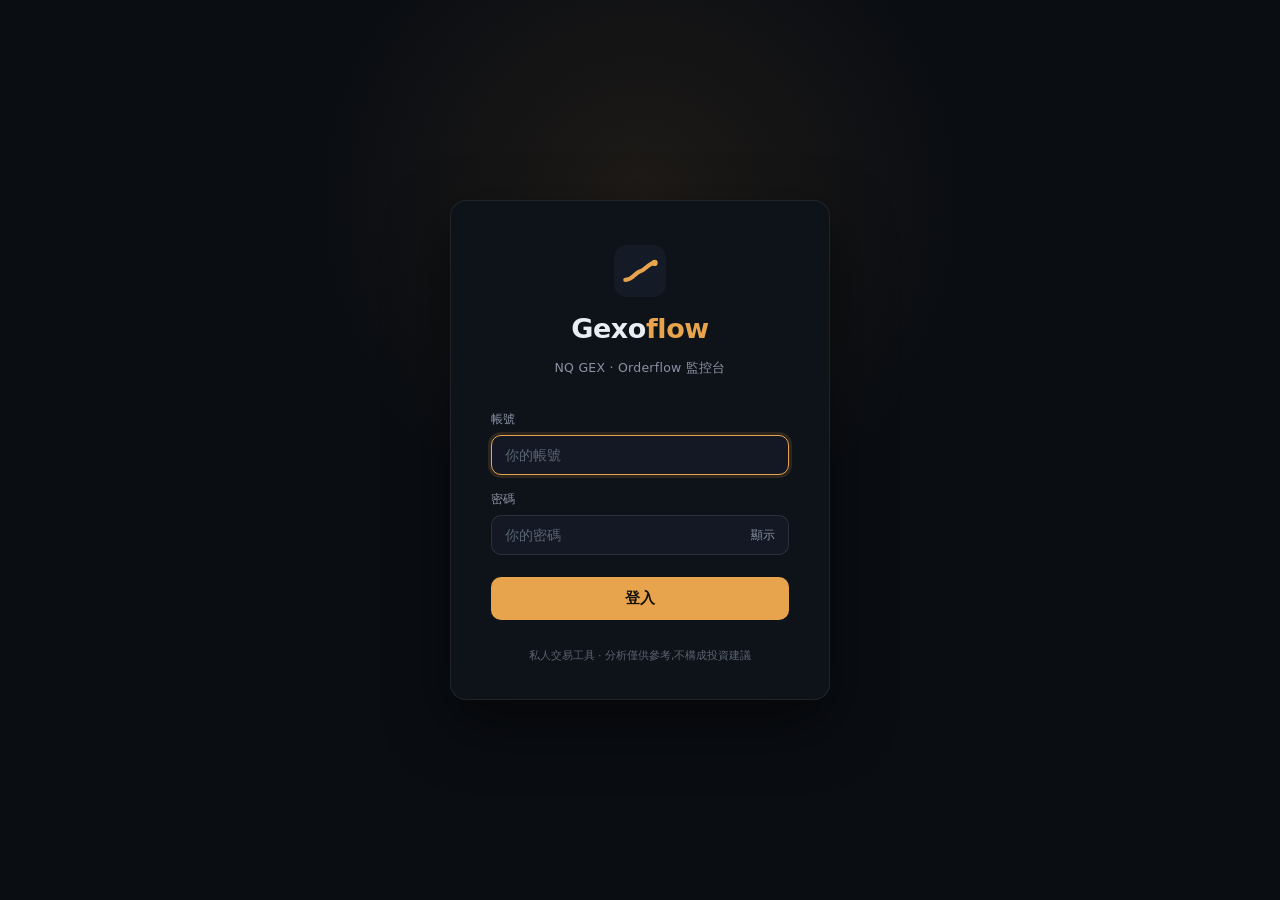
<file: web/login.html>
<!doctype html>
<html lang="zh-Hant">
<head>
<meta charset="utf-8">
<meta name="viewport" content="width=device-width, initial-scale=1">
<title>登入 · Gexoflow</title>
<link rel="icon" href="data:image/svg+xml,%3Csvg xmlns='http://www.w3.org/2000/svg' viewBox='0 0 32 32'%3E%3Crect width='32' height='32' rx='8' fill='%23151b26'/%3E%3Cpath d='M7 21.5 C 11.5 21.5 13.5 16.5 16.5 16 C 19 15.5 21.5 11 25 11' fill='none' stroke='%23e7a44c' stroke-width='2.6' stroke-linecap='round'/%3E%3Ccircle cx='25' cy='11' r='1.9' fill='%23e7a44c'/%3E%3C/svg%3E">
<style>
  :root{color-scheme:dark}
  *{box-sizing:border-box;margin:0;padding:0}
  html,body{height:100%}
  body{
    font-family:-apple-system,BlinkMacSystemFont,"SF Pro Text","PingFang TC","Noto Sans TC","Microsoft JhengHei",system-ui,sans-serif;
    background:#0a0d12;color:#e9edf4;-webkit-font-smoothing:antialiased;
    display:flex;align-items:center;justify-content:center;padding:24px;position:relative;overflow:hidden;
  }
  body::before{ /* 頂端很淡的琥珀光暈,營造深度但不搶戲 */
    content:'';position:absolute;top:-20%;left:50%;transform:translateX(-50%);
    width:760px;height:760px;border-radius:50%;
    background:radial-gradient(circle,rgba(231,164,76,.09),rgba(231,164,76,0) 62%);
    pointer-events:none;
  }
  .card{
    position:relative;width:100%;max-width:380px;
    background:#0e1219;border:1px solid rgba(255,255,255,.075);
    border-radius:16px;padding:44px 40px 36px;
    box-shadow:0 24px 60px rgba(0,0,0,.5);
  }
  .brand{display:flex;flex-direction:column;align-items:center;gap:16px;margin-bottom:34px}
  .mark svg{display:block}
  .word{font-size:27px;font-weight:700;letter-spacing:-.015em}
  .word b{font-weight:700;color:#e7a44c}
  .sub{font-size:12.5px;color:#8a93a4;letter-spacing:.02em}
  .field{margin-bottom:16px}
  .field label{display:block;font-size:12px;color:#8a93a4;margin-bottom:7px}
  .field input{
    width:100%;background:#131824;border:1px solid rgba(255,255,255,.1);border-radius:10px;
    padding:11px 13px;color:#e9edf4;font-size:14px;outline:none;transition:border-color .15s,box-shadow .15s;
  }
  .field input:focus{border-color:#e7a44c;box-shadow:0 0 0 3px rgba(231,164,76,.14)}
  .field input::placeholder{color:#5a6472}
  .pwrap{position:relative}
  .pwrap input{padding-right:56px}
  .eye{position:absolute;top:50%;right:8px;transform:translateY(-50%);background:none;border:0;color:#8a93a4;font-size:12px;cursor:pointer;padding:4px 6px;font-family:inherit}
  .eye:hover{color:#e9edf4}
  .go{
    width:100%;margin-top:6px;padding:12px;border:0;border-radius:10px;cursor:pointer;
    background:#e7a44c;color:#16100a;font-size:14.5px;font-weight:650;font-family:inherit;
    transition:background .15s,transform .05s;
  }
  .go:hover{background:#f0b05c}
  .go:active{transform:translateY(1px)}
  .go:disabled{opacity:.6;cursor:default}
  .err{display:none;margin-top:14px;font-size:12.5px;color:#ff5c6c;text-align:center}
  .err.show{display:block}
  .foot{margin-top:28px;text-align:center;font-size:11px;color:#5a6472}
</style>
</head>
<body>
  <div class="card">
    <div class="brand">
      <div class="mark">
        <svg width="52" height="52" viewBox="0 0 32 32" aria-hidden="true"><rect width="32" height="32" rx="8" fill="#151b26"/><path d="M7 21.5 C 11.5 21.5 13.5 16.5 16.5 16 C 19 15.5 21.5 11 25 11" fill="none" stroke="#e7a44c" stroke-width="2.6" stroke-linecap="round"/><circle cx="25" cy="11" r="1.9" fill="#e7a44c"/></svg>
      </div>
      <div class="word">Gexo<b>flow</b></div>
      <div class="sub">NQ GEX · Orderflow 監控台</div>
    </div>

    <form id="loginForm" method="post" action="/api/login" autocomplete="on">
      <div class="field">
        <label for="u">帳號</label>
        <input id="u" name="user" type="text" autocomplete="username" placeholder="你的帳號" required autofocus>
      </div>
      <div class="field">
        <label for="p">密碼</label>
        <div class="pwrap">
          <input id="p" name="pass" type="password" autocomplete="current-password" placeholder="你的密碼" required>
          <button type="button" id="eye" class="eye">顯示</button>
        </div>
      </div>
      <button class="go" id="go" type="submit">登入</button>
      <div class="err" id="err">帳號或密碼錯誤</div>
    </form>

    <div class="foot">私人交易工具 · 分析僅供參考,不構成投資建議</div>
  </div>

<script>
(function () {
  // 顯示密碼切換(選用功能,不影響登入)
  var eye = document.getElementById('eye'), p = document.getElementById('p');
  if (eye && p) {
    eye.addEventListener('click', function () {
      if (p.type === 'password') { p.type = 'text'; eye.textContent = '隱藏'; }
      else { p.type = 'password'; eye.textContent = '顯示'; }
    });
  }
  // 帳密錯誤時,伺服器會導回 /login?e=1(密碼錯)、e=2(系統問題)、e=3(失敗太多次),這裡把錯誤訊息顯示出來
  if (location.search.indexOf('e=1') !== -1 || location.search.indexOf('e=2') !== -1 || location.search.indexOf('e=3') !== -1) {
    var err = document.getElementById('err');
    if (err) {
      var msg = '帳號或密碼錯誤';
      if (location.search.indexOf('e=3') !== -1) { msg = '失敗太多次,請稍後再試'; }
      else if (location.search.indexOf('e=2') !== -1) { msg = '登入系統暫時無法使用,請稍後再試'; }
      err.textContent = msg;
      err.classList.add('show');
    }
  }
})();
</script>
</body>
</html>
</file>
